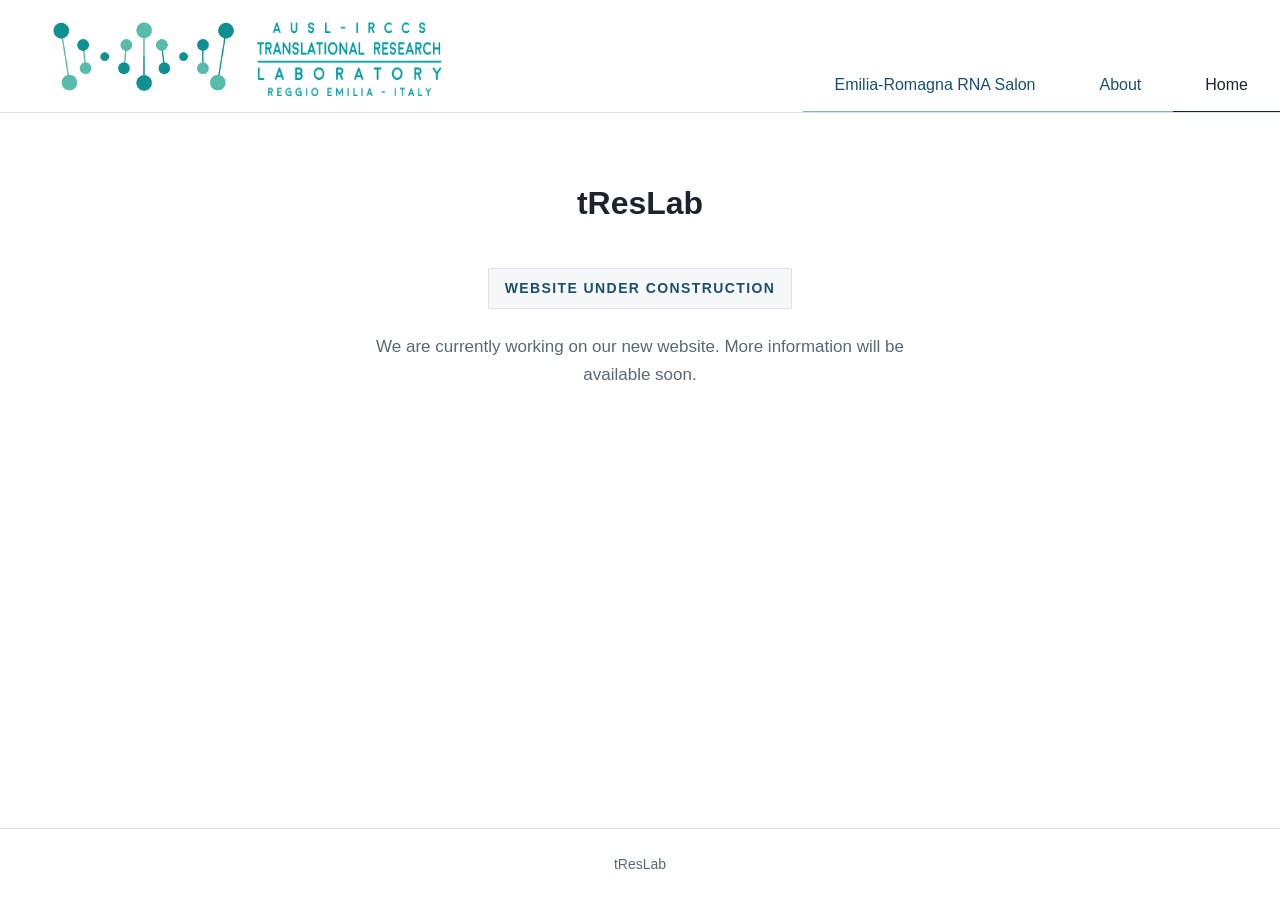
<file: index.html>
<!DOCTYPE html>
<html lang="en">
<head>
    <meta charset="utf-8">
    <meta name="viewport" content="width=device-width, initial-scale=1">
    <title>tResLab</title>
    <meta name="description" content="tResLab &mdash; website under construction.">
    <link rel="stylesheet" href="css/style.css">
</head>
<body>
    <header class="site-header">
        <div class="site-branding">
        <img class="site-logo" src="images/Logo_LAB/logo_LAB_nowords.png" alt="tResLab Logo">
        <img class="site-title" src="images/Logo_LAB/logo_text.png" alt="tResLab Logo with Words">
        </div>
        <button
            class="menu-toggle"
            type="button"
            aria-expanded="false"
            aria-controls="site-nav"
            aria-label="Open menu"
            >
            <svg aria-hidden="true" viewBox="0 0 24 24">
                <path d="M3 6h18M3 12h18M3 18h18" />
            </svg>
        </button>
        <nav class="site-nav" id="site-nav">
            <a href="emiliaromagna-rna-salon/">Emilia-Romagna RNA Salon</a>
            <a href="about.html">About</a>
            <a class="current" href="index.html">Home</a>
            
        </nav>
    </header>

    <main class="site-main">

        <section class="hero">

        <h1 class="page-title">tResLab</h1>
        <p class="notice">Website under construction</p>
        <p class="lead">We are currently working on our new website. More information will be available soon.</p>
        </section>
    </main>

    <footer class="site-footer">
        <p>tResLab</p>
    </footer>
    <script src="js/main.js" defer></script>
</body>
</html>
</file>
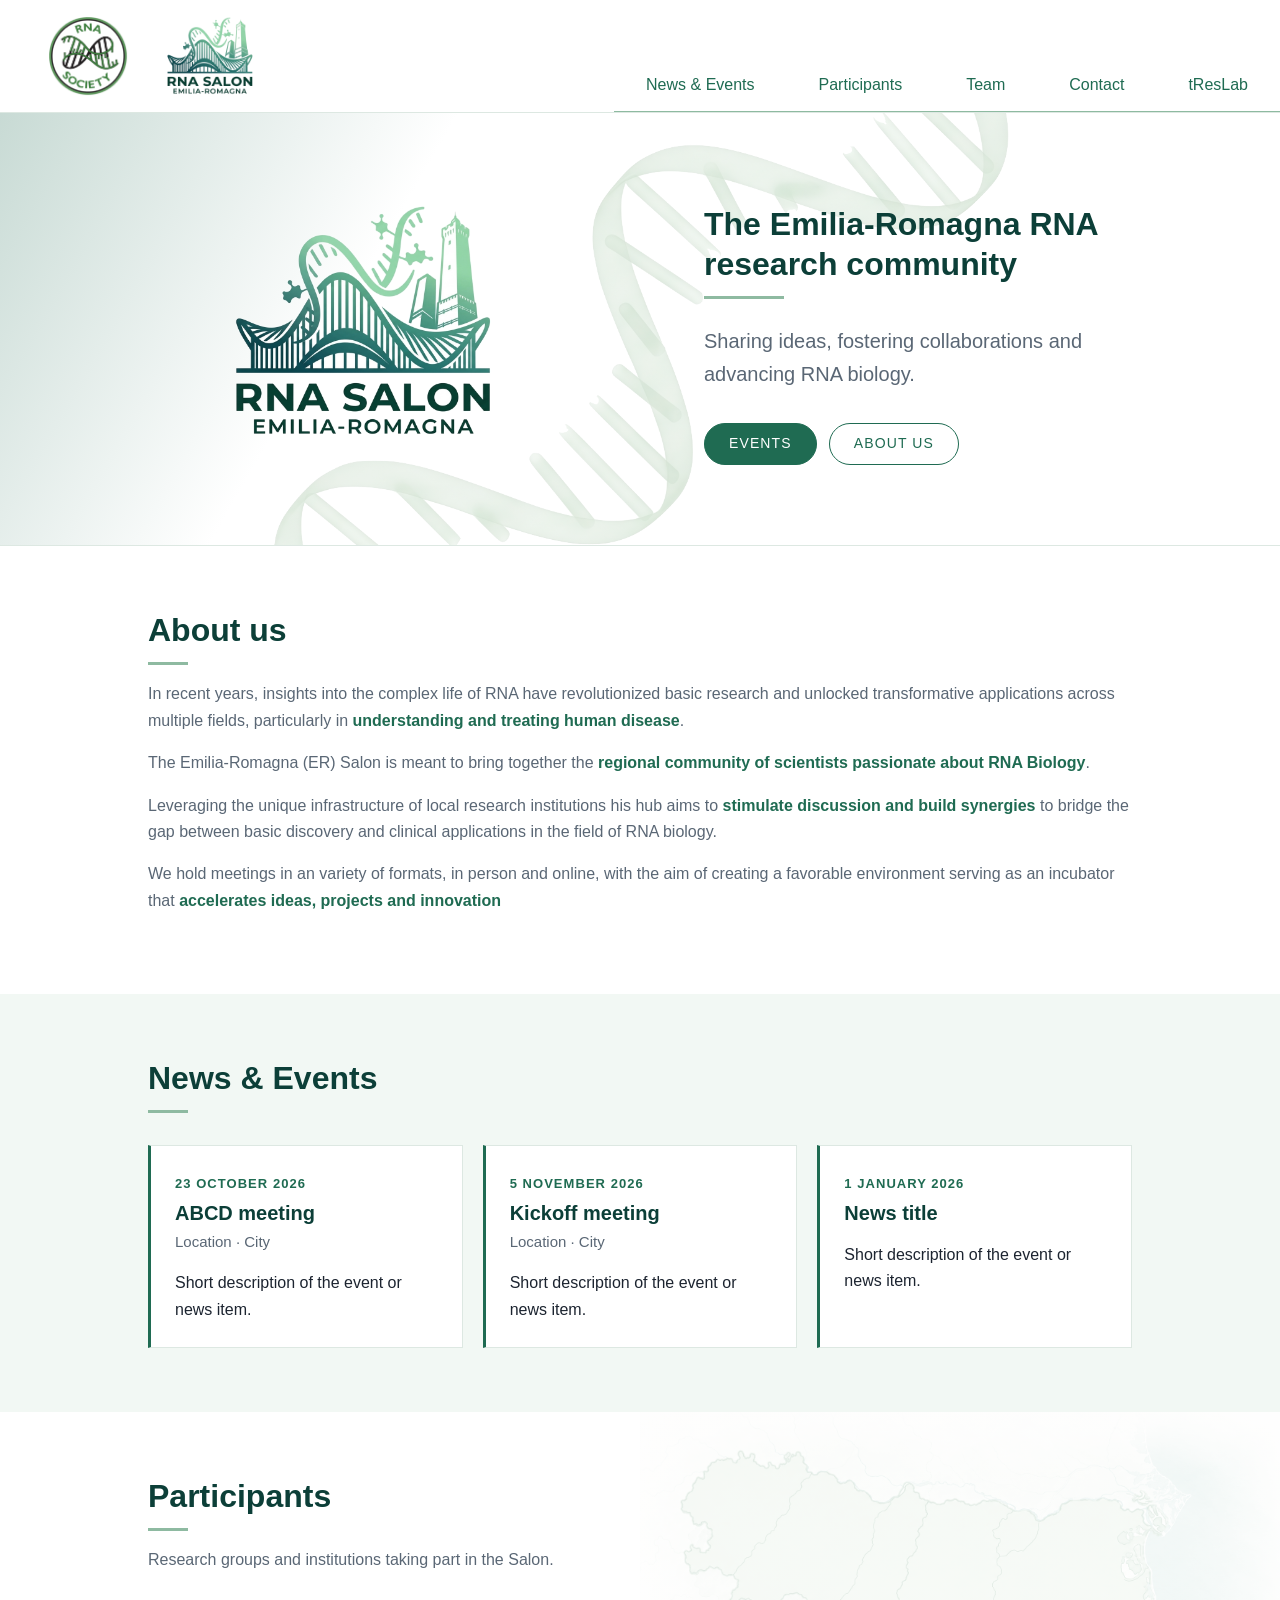
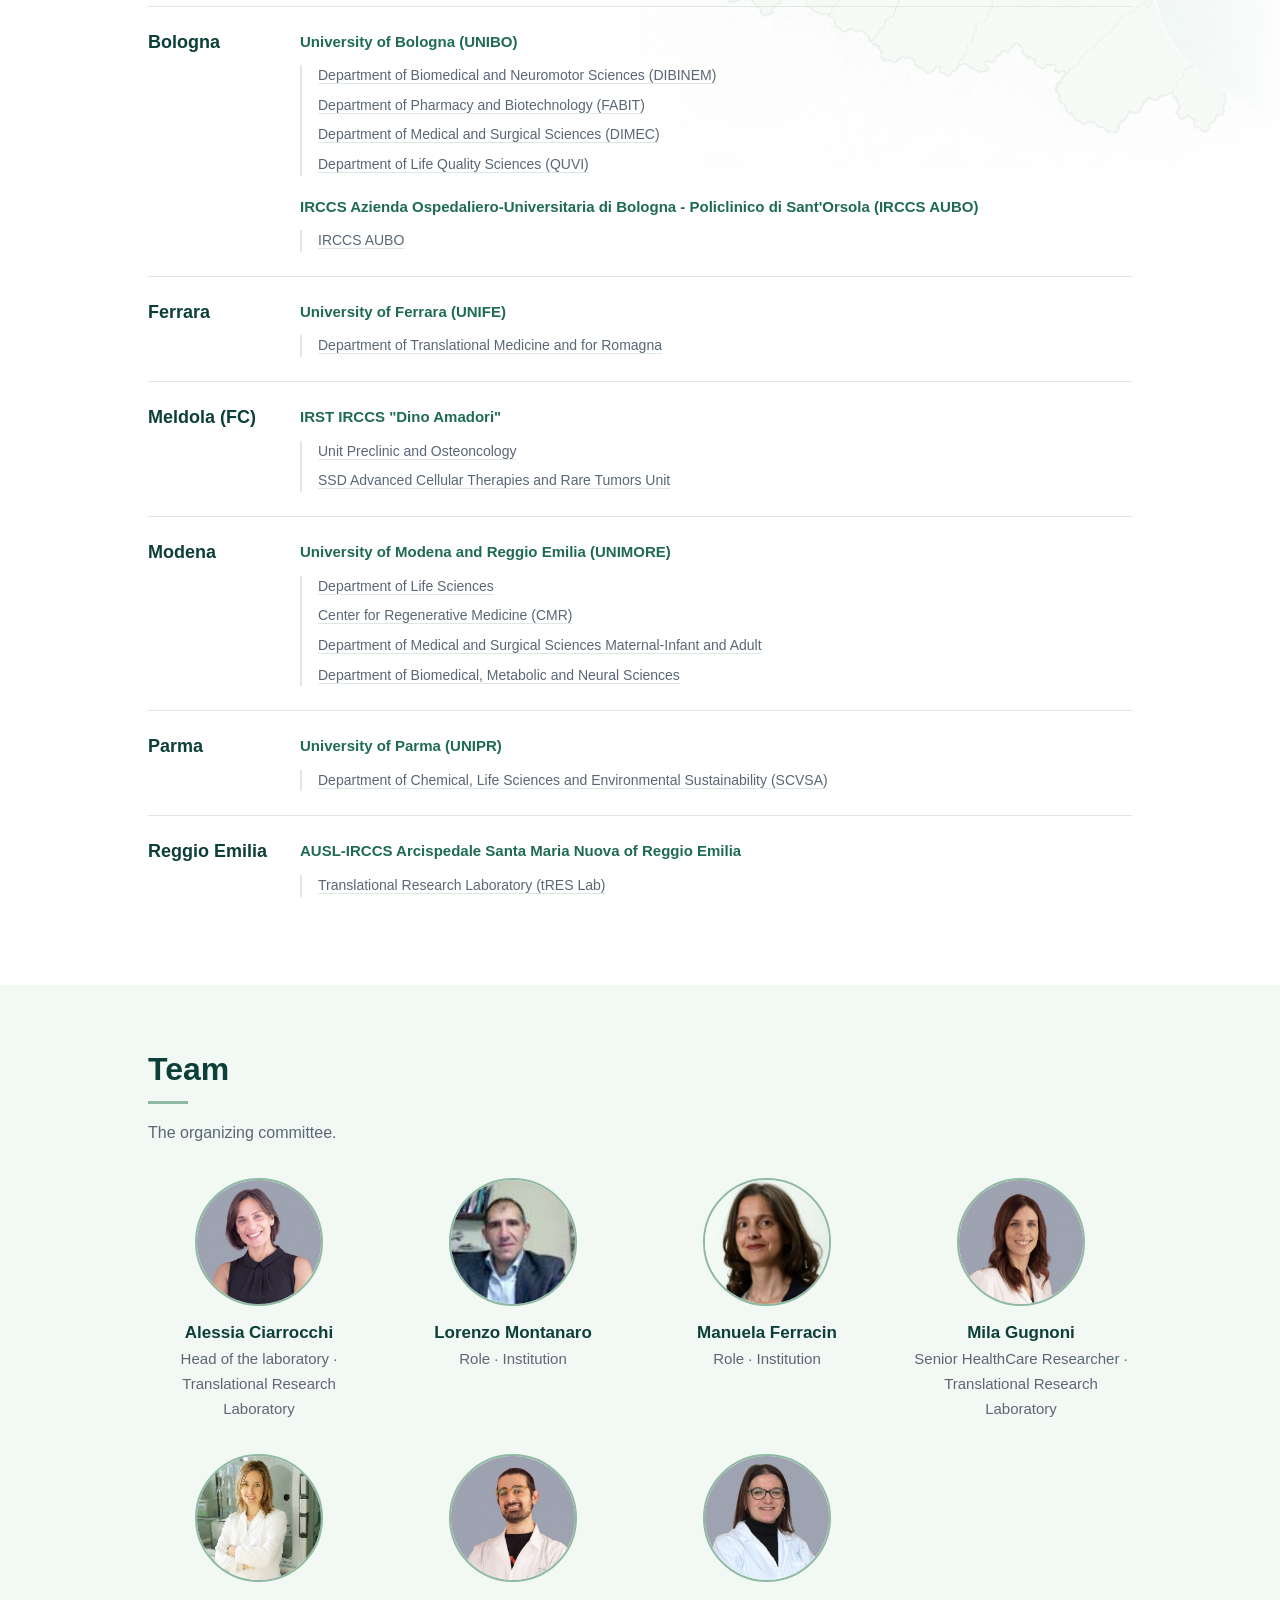
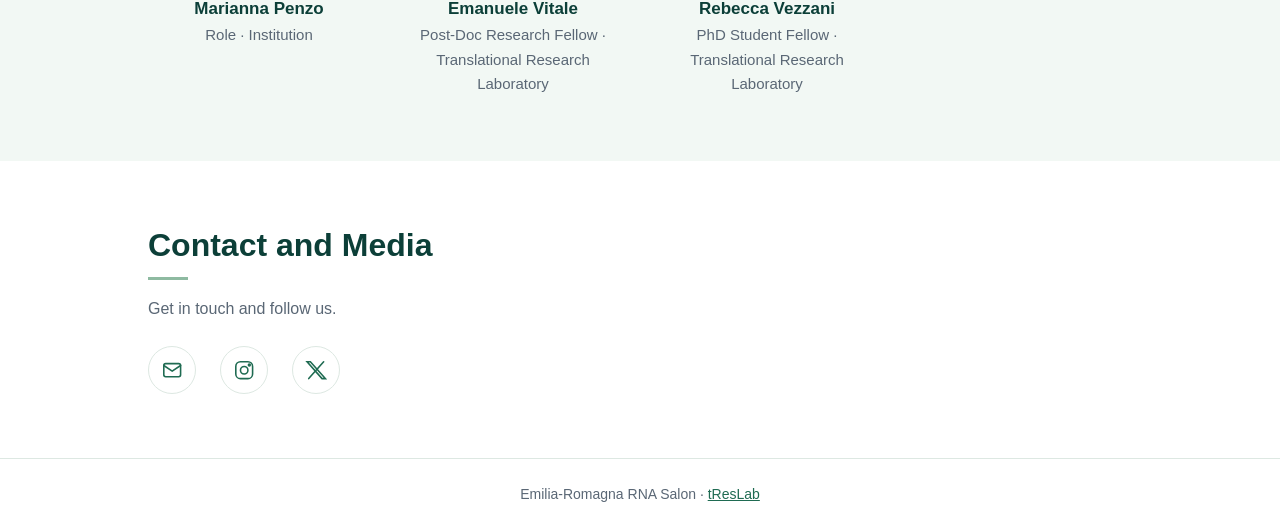
<file: emiliaromagna-rna-salon/index.html>
<!DOCTYPE html>
<html lang="en">
<head>
    <meta charset="utf-8">
    <meta name="viewport" content="width=device-width, initial-scale=1">
    <title>Emilia-Romagna RNA Salon &mdash; tResLab</title>
    <meta name="description" content="Emilia-Romagna RNA Salon: a regional meeting for researchers working on RNA biology.">
    <link rel="icon" type="image/x-icon" href="./images/rna-salon-favicon.ico">
    <link rel="stylesheet" href="../css/style.css">
    <link rel="stylesheet" href="style.css">
</head>
<body class="salon">
    <header class="site-header">
        <div class="site-branding">
                        <a href="/"><img class="site-logo" src="./images/logo-rna-society.png" alt="RNA Society"></a>
            <a href="/"><img class="site-logo" src="./images/RNA Salon ER_prova logo.png" alt="RNA Salon Emilia-Romagna Logo"></a>
        </div>
        <button
            class="menu-toggle"
            type="button"
            aria-expanded="false"
            aria-controls="site-nav"
            aria-label="Open menu"
        >
            <svg aria-hidden="true" viewBox="0 0 24 24">
                <path d="M3 6h18M3 12h18M3 18h18" />
            </svg>
        </button>
        <nav class="site-nav" id="site-nav">
            <a href="#news">News &amp; Events</a>
            <a href="#participants">Participants</a>
            <a href="#team">Team</a>
            <a href="#contact">Contact</a>
            <a href="/">tResLab</a>
        </nav>
    </header>

    <main>
        <!-- HERO -->
        <section class="hero" id="top">
            <div class="container">
                <div class="hero-grid">
                    <div class="hero-brand">
                        <img class="hero-logo" src="./images/RNA Salon ER_prova logo.png" alt="RNA Salon Emilia-Romagna logo">
                    </div>
                    <div class="hero-copy">
                        <h1 class="visually-hidden">Emilia-Romagna RNA Salon</h1>
                        
                        <h2 class="hero-title">The Emilia-Romagna RNA research community</h2>
                        <p class="hero-lead">Sharing ideas, fostering collaborations and advancing RNA biology.</p>
                        <div class="hero-actions">
                            <a class="button button-primary" href="#news">Events</a>
                            <a class="button button-secondary" href="#team">About us</a>
                        </div>
                    </div>
                </div>
            </div>
        </section>
        
        <!-- ABOUT US -->
        <section class="section" id="team">
            <div class="container">
                <h2 class="section-title">About us</h2>
                <p class="section-intro">In recent years, insights into the complex life of RNA have revolutionized basic research 
                    and unlocked transformative applications across multiple fields, particularly in <span class="section-emphasis">understanding and treating human disease</span>. </p>
                <p class="section-intro">The Emilia-Romagna (ER) Salon is meant to bring together the <span class="section-emphasis">regional community of scientists passionate about RNA Biology</span>. </p>
                <p class="section-intro">Leveraging the unique infrastructure of local research institutions his hub aims to <span class="section-emphasis">stimulate discussion and build synergies</span>
                     to bridge the gap between basic discovery and clinical applications in the field of RNA biology. </p>
                <p class="section-intro">We hold meetings in an variety of formats, in person and online, with the aim of creating a favorable environment serving as 
                    an incubator that <span class="section-emphasis">accelerates ideas, projects and innovation</span></p>
            </div>
        </section>

        <!-- NEWS & EVENTS -->
        <section class="section section-alt" id="news">
            <div class="container">
                <h2 class="section-title">News &amp; Events</h2>
                <ul class="card-list">
                    <li class="card">
                        <time class="card-date" datetime="2026-10-23">23 October 2026</time>
                        <h3 class="card-title">ABCD meeting</h3>
                        <p class="card-meta">Location &middot; City</p>
                        <p>Short description of the event or news item.</p>
                    </li>
                    <li class="card">
                        <time class="card-date" datetime="2026-11-05">5 November 2026</time>
                        <h3 class="card-title">Kickoff meeting</h3>
                        <p class="card-meta">Location &middot; City</p>
                        <p>Short description of the event or news item.</p>
                    </li>
                    <li class="card">
                        <time class="card-date" datetime="2026-01-01">1 January 2026</time>
                        <h3 class="card-title">News title</h3>
                        <p>Short description of the event or news item.</p>
                    </li>
                </ul>
            </div>
        </section>

        <!-- PARTICIPANTS -->
<section class="section" id="participants">
    <div class="container">
        <h2 class="section-title">Participants</h2>
        <p class="section-intro">
            Research groups and institutions taking part in the Salon.
        </p>

        <div class="participant-cities">

            <!-- Bologna -->
            <section class="participant-city">
                <h3 class="city-name">Bologna</h3>

                <div class="city-institutions">
                    <div class="institution">
                        <h4 class="institution-name">
                            University of Bologna (UNIBO)
                        </h4>

                        <ul class="department-list">
                            <li><a class="department-link" href="https://dibinem.unibo.it/en" target="_blank" rel="noopener">Department of Biomedical and Neuromotor Sciences (DIBINEM)</a></li>
                            <li><a class="department-link" href="https://fabit.unibo.it/en/" target="_blank" rel="noopener">Department of Pharmacy and Biotechnology (FABIT)</a></li>
                            <li><a class="department-link" href="https://dimec.unibo.it/en" target="_blank" rel="noopener">Department of Medical and Surgical Sciences (DIMEC)</a></li>
                            <li><a class="department-link" href="https://scienzequalitavita.unibo.it/en/" target="_blank" rel="noopener">Department of Life Quality Sciences (QUVI)</a></li>
                        </ul>
                    </div>

                    <div class="institution">
                        <h4 class="institution-name">
                            IRCCS Azienda Ospedaliero-Universitaria di Bologna - Policlinico di Sant'Orsola (IRCCS AUBO)
                            <!-- IRCCS Azienda Ospedaliero-Universitaria di Bologna - Policlinico di Sant'Orsola (IRCCS AUBO) -->
                        </h4>

                        <ul class="department-list">
                            <li><a class="department-link" href="https://www.aosp.bo.it" target="_blank" rel="noopener">IRCCS AUBO</a></li>
                        </ul>
                    </div>
                </div>
            </section>

            <!-- Ferrara -->
            <section class="participant-city">
                <h3 class="city-name">Ferrara</h3>

                <div class="city-institutions">
                    <div class="institution">
                        <h4 class="institution-name">
                            University of Ferrara (UNIFE)
                        </h4>

                        <ul class="department-list">
                            <li>
                                <a class="department-link" href="https://mtr.unife.it/it" target="_blank" rel="noopener">Department of Translational Medicine and for Romagna</a>
                            </li>
                        </ul>
                    </div>
                </div>
            </section>

            <!-- Meldola -->
            <section class="participant-city">
                <h3 class="city-name">Meldola (FC)</h3>

                <div class="city-institutions">
                    <div class="institution">
                        <h4 class="institution-name">
                            IRST IRCCS "Dino Amadori"
                        </h4>

                        <ul class="department-list">
                            <li><a class="department-link" href="https://www.irst.emr.it/it/listituto/organizzazione/dipartimenti-aree-programma-per-innovazione-e-la-ricerca/dipartimento-oncologia-ed-ematologia-clinica-e-sperimentale/unit-preclinic-and-osteoncology" target="_blank" rel="noopener">Unit Preclinic and Osteoncology</a></li>
                            <li><a class="department-link" href="https://www.irst.emr.it/it/listituto/organizzazione/dipartimenti-aree-programma-per-innovazione-e-la-ricerca/dipartimento-oncologia-ed-ematologia-clinica-e-sperimentale/ssd-terapie-cellulari-avanzate-e-tumori-rari" target="_blank" rel="noopener">SSD Advanced Cellular Therapies and Rare Tumors Unit</a></li>
                            <!-- <li>SSD Terapie cellulari avanzate e Tumori rari</li> -->
                        </ul>
                    </div>
                </div>
            </section>

            <!-- Modena -->
            <section class="participant-city">
                <h3 class="city-name">Modena</h3>

                <div class="city-institutions">
                    <div class="institution">
                        <h4 class="institution-name">
                            University of Modena and Reggio Emilia (UNIMORE)
                        </h4>

                        <ul class="department-list">
                            <li><a class="department-link" href="https://www.dsv.unimore.it/en" target="_blank" rel="noopener">Department of Life Sciences</a></li>
                            <li><a class="department-link" href="https://www.cmr.unimore.it/en" target="_blank" rel="noopener">Center for Regenerative Medicine (CMR)</a></li>
                            <li>
                                <a class="department-link" href="https://smechimai.unimore.it/en" target="_blank" rel="noopener">Department of Medical and Surgical Sciences
                                Maternal-Infant and Adult</a> <!-- nella versione italiana: Materno-Infantili e dell'Adulto, ma non in inglese -->
                            </li>
                            <li>
                                <a class="department-link" href="https://bmn.unimore.it/en" target="_blank" rel="noopener">Department of Biomedical, Metabolic and Neural Sciences</a>
                            </li>
                        </ul>
                    </div>
                </div>
            </section>

            <!-- Parma -->
            <section class="participant-city">
                <h3 class="city-name">Parma</h3>

                <div class="city-institutions">
                    <div class="institution">
                        <h4 class="institution-name">
                            University of Parma (UNIPR)
                        </h4>

                        <ul class="department-list">
                            <li>
                                <a class="department-link" href="https://scvsa.unipr.it/en" target="_blank" rel="noopener">Department of Chemical, Life Sciences and Environmental Sustainability (SCVSA)</a>
                            </li>
                        </ul>
                    </div>
                </div>
            </section>

            <!-- Reggio Emilia -->
            <section class="participant-city">
                <h3 class="city-name">Reggio Emilia</h3>

                <div class="city-institutions">
                    <div class="institution">
                        <h4 class="institution-name">
                            AUSL-IRCCS Arcispedale Santa Maria Nuova of Reggio Emilia
                        </h4>

                        <ul class="department-list">
                            <li><a class="department-link" href="https://www.ausl.re.it/tRES_Lab" target="_blank" rel="noopener">Translational Research Laboratory (tRES Lab)</a></li>
                        </ul>
                    </div>
                </div>
            </section>

            

        </div>
    </div>
</section>

        <!-- TEAM -->
        <section class="section section-alt" id="team">
            <div class="container">
                <h2 class="section-title">Team</h2>
                <p class="section-intro">The organizing committee.</p>
                <ul class="team-grid">
                    <li class="member">
                        <div class="member-photo" aria-hidden="true">
                            <img src="./images/AlessiaCiarrocchi.jpg" alt="Alessia Ciarrocchi">
                        </div>
                        <h3 class="member-name">Alessia Ciarrocchi</h3>
                        <p class="member-role">Head of the laboratory &middot; Translational Research Laboratory</p>
                    </li>
                    <li class="member">
                        <div class="member-photo" aria-hidden="true">
                            <img src="./images/LorenzoMontanaro.png" alt="Lorenzo Montanaro">
                        </div>
                        <h3 class="member-name">Lorenzo Montanaro</h3>
                        <p class="member-role">Role &middot; Institution</p>
                    </li>
                    <li class="member">
                        <div class="member-photo" aria-hidden="true">
                            <img src="./images/ManuelaFerracin.png" alt="Manuela Ferracin">
                        </div>
                        <h3 class="member-name">Manuela Ferracin</h3>
                        <p class="member-role">Role &middot; Institution</p>
                    </li>
                    <li class="member">
                        <div class="member-photo" aria-hidden="true">
                            <img src="./images/MilaGugnoni.jpg" alt="Mila Gugnoni">
                        </div>
                        <h3 class="member-name">Mila Gugnoni</h3>
                        <p class="member-role">Senior HealthCare Researcher &middot; Translational Research Laboratory</p>
                    </li>
                    <li class="member">
                        <div class="member-photo" aria-hidden="true">
                            <img src="./images/MariannaPenzo.png" alt="Marianna Penzo">
                        </div>
                        <h3 class="member-name">Marianna Penzo</h3>
                        <p class="member-role">Role &middot; Institution</p>
                    </li>
                    <li class="member">
                        <div class="member-photo" aria-hidden="true">
                            <img src="./images/EmanueleVitale.jpg" alt="Emanuele Vitale">
                        </div>
                        <h3 class="member-name">Emanuele Vitale</h3>
                        <p class="member-role">Post-Doc Research Fellow &middot; Translational Research Laboratory</p>
                    </li>
                    <li class="member">
                        <div class="member-photo" aria-hidden="true">
                            <img src="./images/RebeccaVezzani.jpg" alt="Rebecca Vezzani">
                        </div>
                        <h3 class="member-name">Rebecca Vezzani</h3>
                        <p class="member-role">PhD Student Fellow &middot; Translational Research Laboratory</p>
                    </li>
                </ul>
            </div>
        </section>

        <!-- CONTACT -->
        <section class="section" id="contact">
            <div class="container">
                <h2 class="section-title">Contact and Media</h2>
                <p class="section-intro">Get in touch and follow us.</p>

                <div class="contact-links">
                    <!-- Email -->
                    <a href="mailto:rnasalon.emiliaromagna+sito@gmail.com"
                    aria-label="Send us an email">
                        <svg viewBox="0 0 24 24" aria-hidden="true">
                            <rect x="3" y="5" width="18" height="14" rx="2"/>
                            <path d="m3 7 9 6 9-6"/>
                        </svg>
                    </a>

                    <!-- Instagram -->
                    <a href="https://www.instagram.com/rnasalon_emiliaromagna"
                    target="_blank"
                    rel="noopener noreferrer"
                    aria-label="Instagram (opens in a new tab)">
                        <svg viewBox="0 0 24 24" aria-hidden="true">
                            <rect x="3" y="3" width="18" height="18" rx="5"/>
                            <circle cx="12" cy="12" r="4"/>
                            <circle cx="17.5" cy="6.5" r="1"/>
                        </svg>
                    </a>

                    <!-- X -->
                    <a href="https://x.com/RnaSalonER"
                    target="_blank"
                    rel="noopener noreferrer"
                    aria-label="X (opens in a new tab)">
                        <svg viewBox="0 0 24 24" aria-hidden="true">
                            <path d="M4 3L20 21H16.5L0.5 3H4Z"
                                transform="translate(1.75 0)"
                                stroke-linejoin="miter"/>
                            <path d="M20 3L4 21"/>
                        </svg>
                    </a>
                </div>
            </div>
        </section>
    </main>

    <footer class="site-footer">
        <p>Emilia-Romagna RNA Salon &middot; <a href="/">tResLab</a></p>
    </footer>
    <script src="../js/main.js" defer></script>
</body>
</html>
</file>
<file: css/style.css>
:root {
    --color-background: #ffffff;
    --color-surface: #f5f7f9;
    --color-text: #1c2430;
    --color-muted: #5a6775;
    --color-accent: #1b4f72;
    --color-secondary: #84aeca;
    --color-border: #dde3e9;
    --max-width: 44rem;
    --header-height: 5rem;
}

*,
*::before,
*::after {
    box-sizing: border-box;
}

body {
    margin: 0;
    min-height: 100vh;
    display: flex;
    flex-direction: column;
    background-color: var(--color-background);
    color: var(--color-text);
    font-family: "Helvetica Neue", Helvetica, Arial, sans-serif;
    font-size: 1rem;
    line-height: 1.65;
    -webkit-font-smoothing: antialiased;
}

.site-header {
    display: flex;
    align-items: center;
    justify-content:space-between;
    gap: 15px;
    flex-direction: row;
    border-bottom: 1px solid var(--color-border);

    min-height: var(--header-height);
    padding: 1rem 0.75rem;

    position: sticky;
    top: 0;
    z-index: 100;
    background-color: var(--color-background);
    transition: min-height 220ms ease, padding 220ms ease,
        background-color 220ms ease, box-shadow 220ms ease;
}

.site-header .site-branding{
    display: flex;
    align-items: center;
    gap: 10px;
    transition: padding 220ms ease;
    padding: 0.5rem 1rem;
}

.site-logo, .site-title{
    display: block;
    height: 5rem;
    width: auto;
    max-width: 200px;
    transition: height 220ms ease;
}

.site-title{
    visibility: hidden;
}

.menu-toggle {
    align-self: center;
    width: auto;
    height: auto;
    padding: 0.5rem;
    color: var(--color-accent);
    background: transparent;
    border: 0;
    cursor: pointer;
}

.menu-toggle svg {
    display: block;
    width: 1.5rem;
    height: 1.5rem;
    fill: none;
    stroke: var(--color-accent);
    stroke-width: 2;
    stroke-linecap: round;
}

.site-nav{
    display: none;
}

.site-nav-expanded{
    display: flex;
    flex-direction: column;
    position: absolute;
    top: 100%;
    left: 0;

    width: 100%;
    max-height: calc(100vh - 100%);
    max-height: calc(100dvh - 100%);
    overflow-y: auto;

    margin: 0;
    padding: 0;

    background-color: var(--color-background);
    border-top: 1px solid var(--color-accent);
}

.site-nav a {
    color: var(--color-accent);
    text-decoration: none;
    border-bottom: 1px solid var(--color-border);
    width: 100%;
    padding: 0.8em 2em;
}

.site-nav a:hover{
    color: var(--color-text);
    border-bottom-color: var(--color-text);
}

@media (min-width: 1080px) {
    .site-branding{
        padding: 2rem;
    }

    .site-title{
        visibility: visible;
    }
    .menu-toggle {
        display: none;
    }
    .site-header {
        align-items: stretch;
        justify-content: space-between;
        padding: 0;
    }
    .site-nav {
        display: flex;
        align-items: flex-end;
        justify-content: center;
    }

    .site-nav a {
        width: auto;
        color: var(--color-accent);
        text-decoration: none;
        text-align: center;
        border-bottom: 1px solid var(--color-secondary);
    }

    .site-nav a:hover,
    .site-nav a:focus,
    .site-nav a.current {
        color: var(--color-text);
        border-bottom-color: var(--color-text);
    }

    .site-nav a:focus-visible {
        outline: 2px solid var(--color-accent);
        outline-offset: 3px;
    }
}

.site-header.is-scrolled {
    min-height: 4rem;
    padding: 0.5rem 1.25rem;
    background-color: rgba(255, 255, 255, 0.705);
    -webkit-backdrop-filter: blur(12px);
    backdrop-filter: blur(12px);
    box-shadow: 0 3px 16px rgba(28, 36, 48, 0.06);
}

.site-header.is-scrolled .site-logo,
.site-header.is-scrolled .site-title {
    height: 3rem;
}

.site-header.is-scrolled .site-nav a {
    border-bottom: hidden;
}


@media (min-width: 1080px) {
    .site-header.is-scrolled {
        align-items: center;
        padding: 0.5rem 2rem;
    }

    .site-header .site-branding {
        padding: 1rem 0 1rem 3rem;
    }
    .site-header.is-scrolled .site-branding {
        padding: 0;
    }

}

@media (prefers-reduced-motion: reduce) {
    .site-header,
    .site-header .site-branding,
    .site-logo,
    .site-title {
        transition: none;
    }
}

.site-main {
    flex: 1 0 auto;
    width: 100%;
    max-width: var(--max-width);
    margin: 0 auto;
    padding: 2.5rem 1.25rem;
    text-align: center;
}

.page-title {
    margin: 0 0 1.5rem;
    font-size: 1.625rem;
}

.notice {
    display: inline-block;
    margin-bottom: 1.5rem;
    padding: 0.5rem 1rem;
    background-color: var(--color-surface);
    border: 1px solid var(--color-border);
    border-radius: 2px;
    font-size: 0.875rem;
    font-weight: 600;
    letter-spacing: 0.1em;
    text-transform: uppercase;
    color: var(--color-accent);
}

.lead {
    margin: 0 auto 2.5rem;
    max-width: 34rem;
    color: var(--color-muted);
    font-size: 1.0625rem;
}


.site-footer {
    border-top: 1px solid var(--color-border);
    padding: 1.5rem 1.25rem;
    color: var(--color-muted);
    font-size: 0.875rem;
    text-align: center;
}

.site-footer p {
    max-width: var(--max-width);
    margin: 0 auto;
}

@media (min-width: 40rem) {
    .site-main {
        padding: 4rem 1.25rem;
    }

    .page-title {
        font-size: 2rem;
    }
}
</file>
<file: emiliaromagna-rna-salon/style.css>
/* Emilia-Romagna RNA Salon — page-specific styles.
   Loaded after ../css/style.css (shared header, nav, footer). */

.salon {
    /* Greens sampled from the RNA Salon logo */
    --color-accent: #1f6b52;
    --color-accent-dark: #0c3f38;
    --color-accent-light: #8ebaa1;
    --color-secondary: #8ebaa1;
    --color-surface: #f2f8f4;
    --color-border: #dde8e2;
    --content-width: 64rem;
}

html {
    scroll-behavior: smooth;
    scroll-padding-top: 5rem;
}

.salon h1,
.salon h2,
.salon h3 {
    color: var(--color-accent-dark);
    line-height: 1.25;
}

.salon a {
    color: var(--color-accent);
}

.visually-hidden {
    position: absolute;
    width: 1px;
    height: 1px;
    overflow: hidden;
    clip: rect(0 0 0 0);
    white-space: nowrap;
}

.container {
    width: 100%;
    max-width: var(--content-width);
    margin: 0 auto;
    padding: 0 1.25rem;
}

/* Hero */
.hero {
    padding: 3rem 0 4rem;
    border-bottom: 1px solid var(--color-border);
    background-image:
        linear-gradient(
            120deg,
            rgba(145, 182, 170, 0.5) 0%,
            rgba(255, 255, 255, 0.7) 30%
        ),
        url("./images/rna-background.png");

    background-repeat: no-repeat, no-repeat;
    background-position: right center, left -100px top -100px;
    background-size: auto, 28rem;}

.hero-grid {
    display: grid;
    grid-template-columns: minmax(0, 1fr);
    align-items: center;
    gap: 2rem;
}

.hero-logo {
    display: block;
    width: 100%;
    max-width: 480px;
    height: auto;
    margin: 0 auto;
}

.hero-title::after{
    content: "";
    display: block;
    width: 5rem;
    height: 3px;
    margin-top: 0.75rem;
    background-color: var(--color-accent-light);
}

.hero-title {
    font-size: 2rem;
}

.hero-lead {
    display: flex;
    flex-direction: column;
    gap: 0.75rem;

    max-width: 36rem;
    margin: 0 0 2rem;

    color: var(--color-muted);
    font-size: 1.25rem;
}

.hero-actions {
    display: flex;
    flex-wrap: wrap;
    gap: 0.75rem;
}

/* Base Button */
.salon .button {
    display: inline-flex;
    align-items: center;
    justify-content: center;

    padding: 0.65rem 1.5rem;
    border: 1px solid transparent;
    border-radius: 36px;

    font-size: 0.875rem;
    font-weight: 500;
    letter-spacing: 0.08em;
    line-height: 1.4;
    text-align: center;
    text-decoration: none;
    text-transform: uppercase;

    transition:
        background-color 0.2s ease,
        color 0.2s ease,
        border-color 0.2s ease;
}

/* Primary */
.salon .button-primary {
    background-color: var(--color-accent);
    border-color: var(--color-accent);
    color: #fff;
}

/* Secondary */
.salon .button-secondary {
    background-color: transparent;
    border-color: var(--color-accent);
    color: var(--color-accent);
}

/* Primary: hover */
.salon .button-primary:hover {
    background-color: var(--color-accent-dark);
    border-color: var(--color-accent-dark);
    color: #fff;
}

/* Secondary: hover */
.salon .button-secondary:hover {
    background-color: var(--color-accent);
    border-color: var(--color-accent);
    color: #fff;
}

/* Keyboard focus */
.salon .button:focus-visible {
    outline: 2px solid var(--color-accent-dark);
    outline-offset: 3px;
}

/* Sections */
.section {
    padding: 4rem 0;
}

.section-alt {
    background-color: var(--color-surface);
}

.section-title {
    margin: 0 0 0.5rem;
    font-size: 1.75rem;
}

.section-title::after {
    content: "";
    display: block;
    width: 2.5rem;
    height: 3px;
    margin-top: 0.75rem;
    background-color: var(--color-accent-light);
}

.section-intro {
    margin: 1rem 0 1rem;
    color: var(--color-muted);
}

.section-emphasis {
    color: var(--color-accent);
    font-weight: 600;
}

.card-list,
.participant-list,
.team-grid {
    list-style: none;
    margin: 2rem 0 0;
    padding: 0;
}

/* News & Events */
.card-list {
    display: grid;
    gap: 1.25rem;
}

.card {
    padding: 1.5rem;
    border: 1px solid var(--color-border);
    border-left: 3px solid var(--color-accent);
    background-color: var(--color-background);
}

.card-date {
    font-size: 0.8125rem;
    font-weight: 600;
    letter-spacing: 0.08em;
    text-transform: uppercase;
    color: var(--color-accent);
}

.card-title {
    margin: 0.25rem 0;
    font-size: 1.25rem;
}

.card-meta {
    margin: 0 0 0.5rem;
    color: var(--color-muted);
    font-size: 0.9375rem;
}

.card p:last-child {
    margin-bottom: 0;
}

/* Participants */
#participants {
    background-image:
        linear-gradient(
            rgba(255, 255, 255, 0.8),
            rgba(255, 255, 255, 0.9)
        ),
        url("./images/partecipant-background.png");

    background-size: cover, 50%;
    background-position: center, top right;
    background-repeat: no-repeat;
}

/* ==========================================================
   PARTICIPANTS
   ========================================================== */

/* Cities container */
.participant-cities {
    margin-top: 2rem;
}

/* City row */
.participant-city {
    display: grid;
    grid-template-columns: 1fr;
    gap: 0.75rem;

    padding: 1.25rem 0;
    border-top: 1px solid var(--color-border);
}

/* City name */
.city-name {
    margin: 0;

    color: var(--color-accent-dark);
    font-size: 1.25rem;
    font-weight: 600;
}

/* Institutions */
.city-institutions {
    display: flex;
    flex-direction: column;
    gap: 1.25rem;
    min-width: 0;
}

.institution-name {
    margin: 0;

    color: var(--color-accent);
    font-size: 0.9375rem;
    font-weight: 600;
    line-height: 1.5;
}

/* Departments */
.department-list {
    display: grid;
    gap: 0.5rem;

    margin: 0.75rem 0 0;
    padding: 0 0 0 1rem;

    list-style: none;
    border-left: 2px solid var(--color-border);
}

.department-list li {
    color: var(--color-muted);
    font-size: 0.875rem;
    line-height: 1.55;
}

.salon .department-link {
    color: var(--color-muted);
    text-decoration: underline;
    text-decoration-color: var(--color-border);
    text-decoration-thickness: 1px;
    text-underline-offset: 0.2em;

    transition:
        color 200ms ease,
        text-decoration-color 200ms ease;
}

.salon .department-link:hover {
    color: var(--color-accent);
    text-decoration-color: var(--color-accent);
}

.department-link:focus-visible {
    outline: 2px solid var(--color-accent);
    outline-offset: 2px;
    border-radius: 2px;
}

@media (prefers-reduced-motion: reduce) {
    .department-link {
        transition: none;
    }
}

/* ==========================================================
   RESPONSIVE
   ========================================================== */

@media (min-width: 40rem) {

    .participant-city {
        grid-template-columns: 8rem minmax(0, 1fr);
        gap: 1.5rem;

        padding: 1.5rem 0;
    }

    .city-name {
        font-size: 1.125rem;
    }
}

/* Team */
.team-grid {
    display: grid;
    grid-template-columns: repeat(2, minmax(0, 1fr));
    gap: 2rem 1rem;
    text-align: center;
}

.member-photo {
    width: 6rem;
    height: 6rem;
    margin: 0 auto 1rem;
    border-radius: 50%;
    background-color: var(--color-surface);
    border: 2px solid var(--color-accent-light);

}

.member-photo img {
    display: block;
    width: 100%;
    height: 100%;
    object-fit:cover;
    object-position: top;
    border-radius: 50%;
}


.member-name {
    margin: 0;
    font-size: 1.0625rem;
}

.member-role {
    margin: 0.25rem 0 0;
    color: var(--color-muted);
    font-size: 0.9375rem;
}

/* Tablet e desktop */
@media (min-width: 40rem) {
    .team-grid {
        grid-template-columns: repeat(
            auto-fit,
            minmax(12rem, 1fr)
        );
        gap: 2rem;
    }

    .member-photo {
        width: 8rem;
        height: 8rem;
    }
}

/* Contact */
.contact-links {
    display: flex;
    align-items: center;
    gap: 1.5rem;
    margin-top: 1.5rem;
}

.contact-links a {
    display: inline-flex;
    align-items: center;
    justify-content: center;

    width: 3rem;
    height: 3rem;

    color: var(--color-accent);
    border: 1px solid var(--color-border);
    border-radius: 50%;

    transition:
        color 200ms ease,
        background-color 200ms ease,
        border-color 200ms ease,
        transform 200ms ease;
}

.contact-links svg {
    width: 1.4rem;
    height: 1.4rem;

    fill: none;
    stroke: currentColor;
    stroke-width: 1.7;
    stroke-linecap: round;
    stroke-linejoin: round;
}

.contact-links a:hover {
    background-color: var(--color-accent);
    border-color: var(--color-accent);
    color: #ffffff;
    transform: translateY(-3px);
}

.contact-links a:focus-visible {
    outline: 2px solid var(--color-accent);
    outline-offset: 4px;
}

@media (prefers-reduced-motion: reduce) {
    .contact-links a {
        transition: none;
    }
}

@media (min-width: 40rem) {
    .hero {
        padding: 4rem 0 5rem;
        background-position: right center, center center;
        background-size: auto, 70%;
    }

    .hero-grid {
        grid-template-columns: minmax(0, 1fr) minmax(0, 1fr);
        gap: 8rem;
    }

    .card-list {
        grid-template-columns: repeat(auto-fill, minmax(18rem, 1fr));
    }

    .section-title {
        font-size: 2rem;
    }

}
</file>
